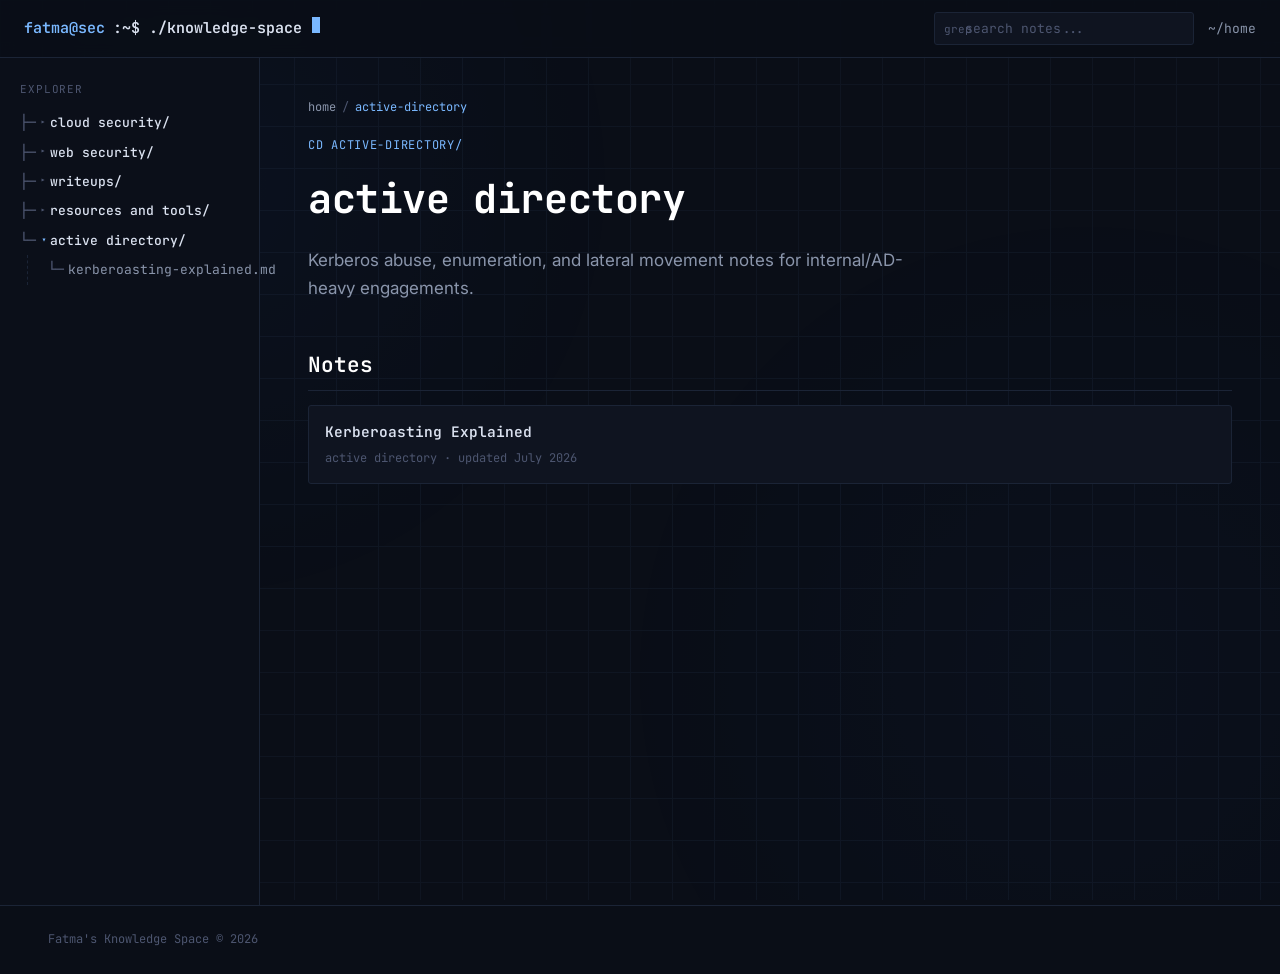
<file: Blog/Explorer/active-directory/index.html>
<!DOCTYPE html>
<html lang="en">
<head>
<meta charset="UTF-8">
<meta name="viewport" content="width=device-width, initial-scale=1.0">
<title>active directory — Fatma's Knowledge Space</title>
<link rel="stylesheet" href="../style.css">
</head>
<body>
<div class="grid-bg"></div>

<header class="topbar">
  <a class="brand" href="../index.html" style="text-decoration:none;"><span class="prompt">fatma@sec</span>:~$ ./knowledge-space<span class="cursor"></span></a>
  <div class="topbar-right">
    <div class="search-wrap">
      <input id="search-input" type="text" placeholder="search notes...">
      <div id="search-results"></div>
    </div>
    <a class="home-link" href="../index.html">~/home</a>
  </div>
</header>

<div class="layout">
  <aside class="sidebar">
    <p class="sidebar-heading">Explorer</p>
    <div id="explorer"></div>
  </aside>

  <main>
    <p class="breadcrumb"><a href="../index.html">home</a><span class="sep">/</span><span class="current">active-directory</span></p>
    <p class="eyebrow">cd active-directory/</p>
    <h1>active directory</h1>
    <p class="lede">Kerberos abuse, enumeration, and lateral movement notes for internal/AD-heavy engagements.</p>

    <h2>Notes</h2>
    <ul class="note-list">
      <li><a href="kerberoasting-explained.html">Kerberoasting Explained</a><span class="note-meta">active directory · updated July 2026</span></li>
    </ul>

  </main>
</div>

<footer>Fatma's Knowledge Space © 2026</footer>

<script src="../site-data.js"></script>
<script>
  renderExplorer("../", "active-directory/index.html");
  renderSearch("../");
</script>
</body>
</html>
</file>
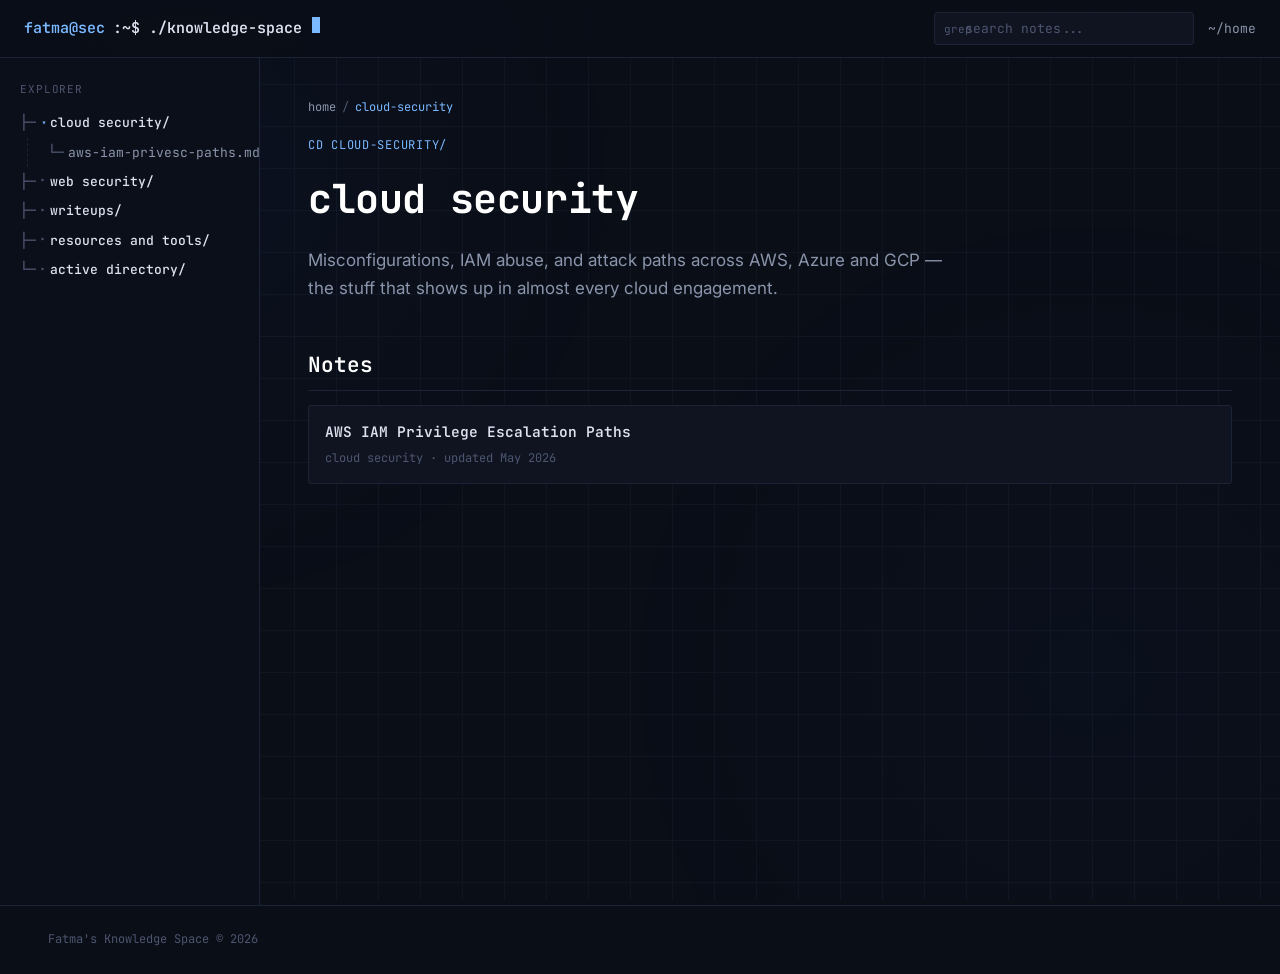
<file: Blog/Explorer/cloud-security/index.html>
<!DOCTYPE html>
<html lang="en">
<head>
<meta charset="UTF-8">
<meta name="viewport" content="width=device-width, initial-scale=1.0">
<title>cloud security — Fatma's Knowledge Space</title>
<link rel="stylesheet" href="../style.css">
</head>
<body>
<div class="grid-bg"></div>

<header class="topbar">
  <a class="brand" href="../index.html" style="text-decoration:none;"><span class="prompt">fatma@sec</span>:~$ ./knowledge-space<span class="cursor"></span></a>
  <div class="topbar-right">
    <div class="search-wrap">
      <input id="search-input" type="text" placeholder="search notes...">
      <div id="search-results"></div>
    </div>
    <a class="home-link" href="../index.html">~/home</a>
  </div>
</header>

<div class="layout">
  <aside class="sidebar">
    <p class="sidebar-heading">Explorer</p>
    <div id="explorer"></div>
  </aside>

  <main>
    <p class="breadcrumb"><a href="../index.html">home</a><span class="sep">/</span><span class="current">cloud-security</span></p>
    <p class="eyebrow">cd cloud-security/</p>
    <h1>cloud security</h1>
    <p class="lede">Misconfigurations, IAM abuse, and attack paths across AWS, Azure and GCP — the stuff that shows up in almost every cloud engagement.</p>

    <h2>Notes</h2>
    <ul class="note-list">
      <li><a href="aws-iam-privilege-escalation.html">AWS IAM Privilege Escalation Paths</a><span class="note-meta">cloud security · updated May 2026</span></li>
    </ul>

  </main>
</div>

<footer>Fatma's Knowledge Space © 2026</footer>

<script src="../site-data.js"></script>
<script>
  renderExplorer("../", "cloud-security/index.html");
  renderSearch("../");
</script>
</body>
</html>
</file>
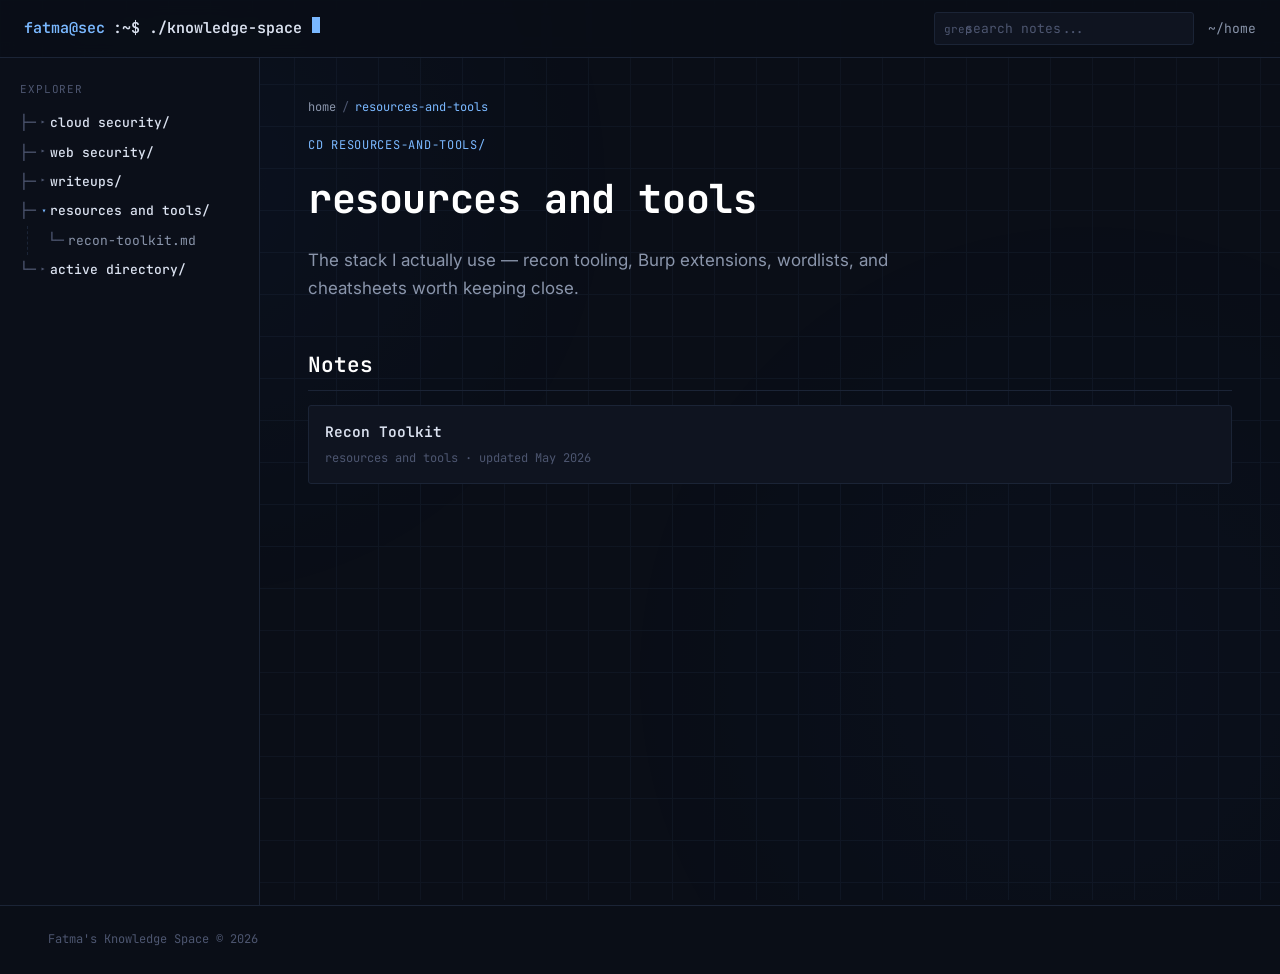
<file: Blog/Explorer/resources-and-tools/index.html>
<!DOCTYPE html>
<html lang="en">
<head>
<meta charset="UTF-8">
<meta name="viewport" content="width=device-width, initial-scale=1.0">
<title>resources and tools — Fatma's Knowledge Space</title>
<link rel="stylesheet" href="../style.css">
</head>
<body>
<div class="grid-bg"></div>

<header class="topbar">
  <a class="brand" href="../index.html" style="text-decoration:none;"><span class="prompt">fatma@sec</span>:~$ ./knowledge-space<span class="cursor"></span></a>
  <div class="topbar-right">
    <div class="search-wrap">
      <input id="search-input" type="text" placeholder="search notes...">
      <div id="search-results"></div>
    </div>
    <a class="home-link" href="../index.html">~/home</a>
  </div>
</header>

<div class="layout">
  <aside class="sidebar">
    <p class="sidebar-heading">Explorer</p>
    <div id="explorer"></div>
  </aside>

  <main>
    <p class="breadcrumb"><a href="../index.html">home</a><span class="sep">/</span><span class="current">resources-and-tools</span></p>
    <p class="eyebrow">cd resources-and-tools/</p>
    <h1>resources and tools</h1>
    <p class="lede">The stack I actually use — recon tooling, Burp extensions, wordlists, and cheatsheets worth keeping close.</p>

    <h2>Notes</h2>
    <ul class="note-list">
      <li><a href="recon-toolkit.html">Recon Toolkit</a><span class="note-meta">resources and tools · updated May 2026</span></li>
    </ul>

  </main>
</div>

<footer>Fatma's Knowledge Space © 2026</footer>

<script src="../site-data.js"></script>
<script>
  renderExplorer("../", "resources-and-tools/index.html");
  renderSearch("../");
</script>
</body>
</html>
</file>
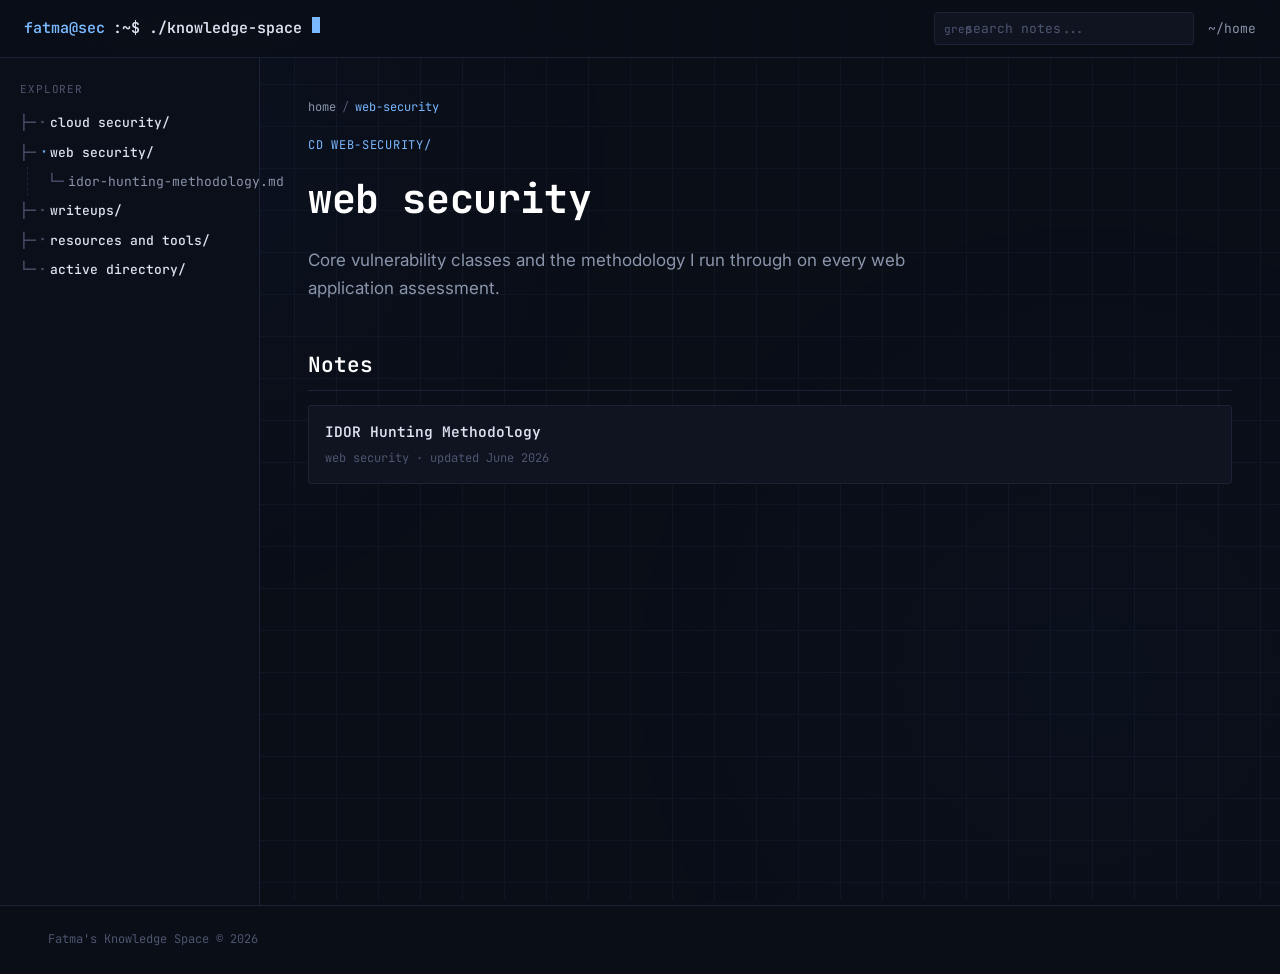
<file: Blog/Explorer/web-security/index.html>
<!DOCTYPE html>
<html lang="en">
<head>
<meta charset="UTF-8">
<meta name="viewport" content="width=device-width, initial-scale=1.0">
<title>web security — Fatma's Knowledge Space</title>
<link rel="stylesheet" href="../style.css">
</head>
<body>
<div class="grid-bg"></div>

<header class="topbar">
  <a class="brand" href="../index.html" style="text-decoration:none;"><span class="prompt">fatma@sec</span>:~$ ./knowledge-space<span class="cursor"></span></a>
  <div class="topbar-right">
    <div class="search-wrap">
      <input id="search-input" type="text" placeholder="search notes...">
      <div id="search-results"></div>
    </div>
    <a class="home-link" href="../index.html">~/home</a>
  </div>
</header>

<div class="layout">
  <aside class="sidebar">
    <p class="sidebar-heading">Explorer</p>
    <div id="explorer"></div>
  </aside>

  <main>
    <p class="breadcrumb"><a href="../index.html">home</a><span class="sep">/</span><span class="current">web-security</span></p>
    <p class="eyebrow">cd web-security/</p>
    <h1>web security</h1>
    <p class="lede">Core vulnerability classes and the methodology I run through on every web application assessment.</p>

    <h2>Notes</h2>
    <ul class="note-list">
      <li><a href="idor-hunting-methodology.html">IDOR Hunting Methodology</a><span class="note-meta">web security · updated June 2026</span></li>
    </ul>

  </main>
</div>

<footer>Fatma's Knowledge Space © 2026</footer>

<script src="../site-data.js"></script>
<script>
  renderExplorer("../", "web-security/index.html");
  renderSearch("../");
</script>
</body>
</html>
</file>
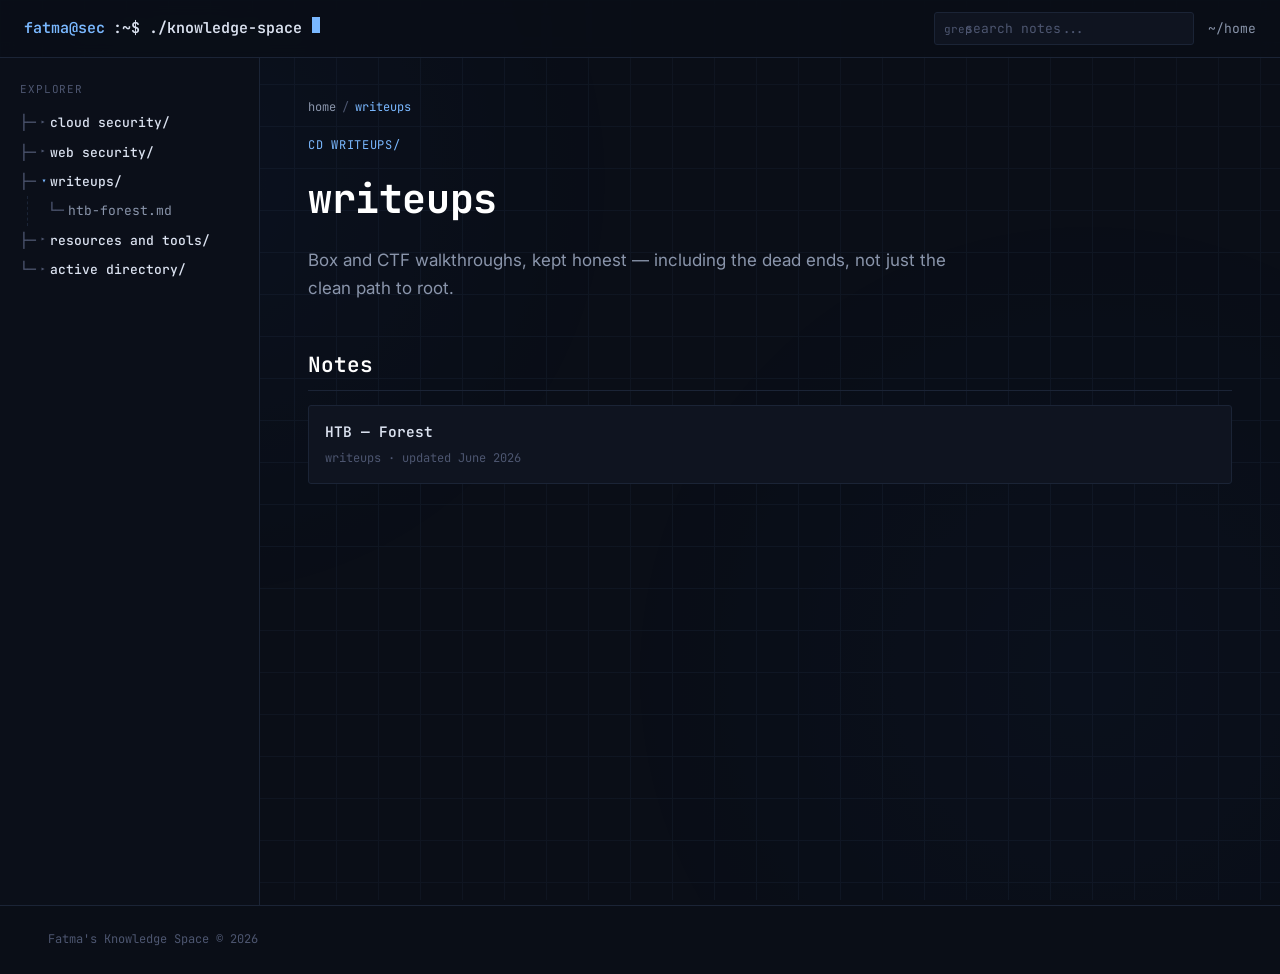
<file: Blog/Explorer/writeups/index.html>
<!DOCTYPE html>
<html lang="en">
<head>
<meta charset="UTF-8">
<meta name="viewport" content="width=device-width, initial-scale=1.0">
<title>writeups — Fatma's Knowledge Space</title>
<link rel="stylesheet" href="../style.css">
</head>
<body>
<div class="grid-bg"></div>

<header class="topbar">
  <a class="brand" href="../index.html" style="text-decoration:none;"><span class="prompt">fatma@sec</span>:~$ ./knowledge-space<span class="cursor"></span></a>
  <div class="topbar-right">
    <div class="search-wrap">
      <input id="search-input" type="text" placeholder="search notes...">
      <div id="search-results"></div>
    </div>
    <a class="home-link" href="../index.html">~/home</a>
  </div>
</header>

<div class="layout">
  <aside class="sidebar">
    <p class="sidebar-heading">Explorer</p>
    <div id="explorer"></div>
  </aside>

  <main>
    <p class="breadcrumb"><a href="../index.html">home</a><span class="sep">/</span><span class="current">writeups</span></p>
    <p class="eyebrow">cd writeups/</p>
    <h1>writeups</h1>
    <p class="lede">Box and CTF walkthroughs, kept honest — including the dead ends, not just the clean path to root.</p>

    <h2>Notes</h2>
    <ul class="note-list">
      <li><a href="htb-forest.html">HTB — Forest</a><span class="note-meta">writeups · updated June 2026</span></li>
    </ul>

  </main>
</div>

<footer>Fatma's Knowledge Space © 2026</footer>

<script src="../site-data.js"></script>
<script>
  renderExplorer("../", "writeups/index.html");
  renderSearch("../");
</script>
</body>
</html>
</file>
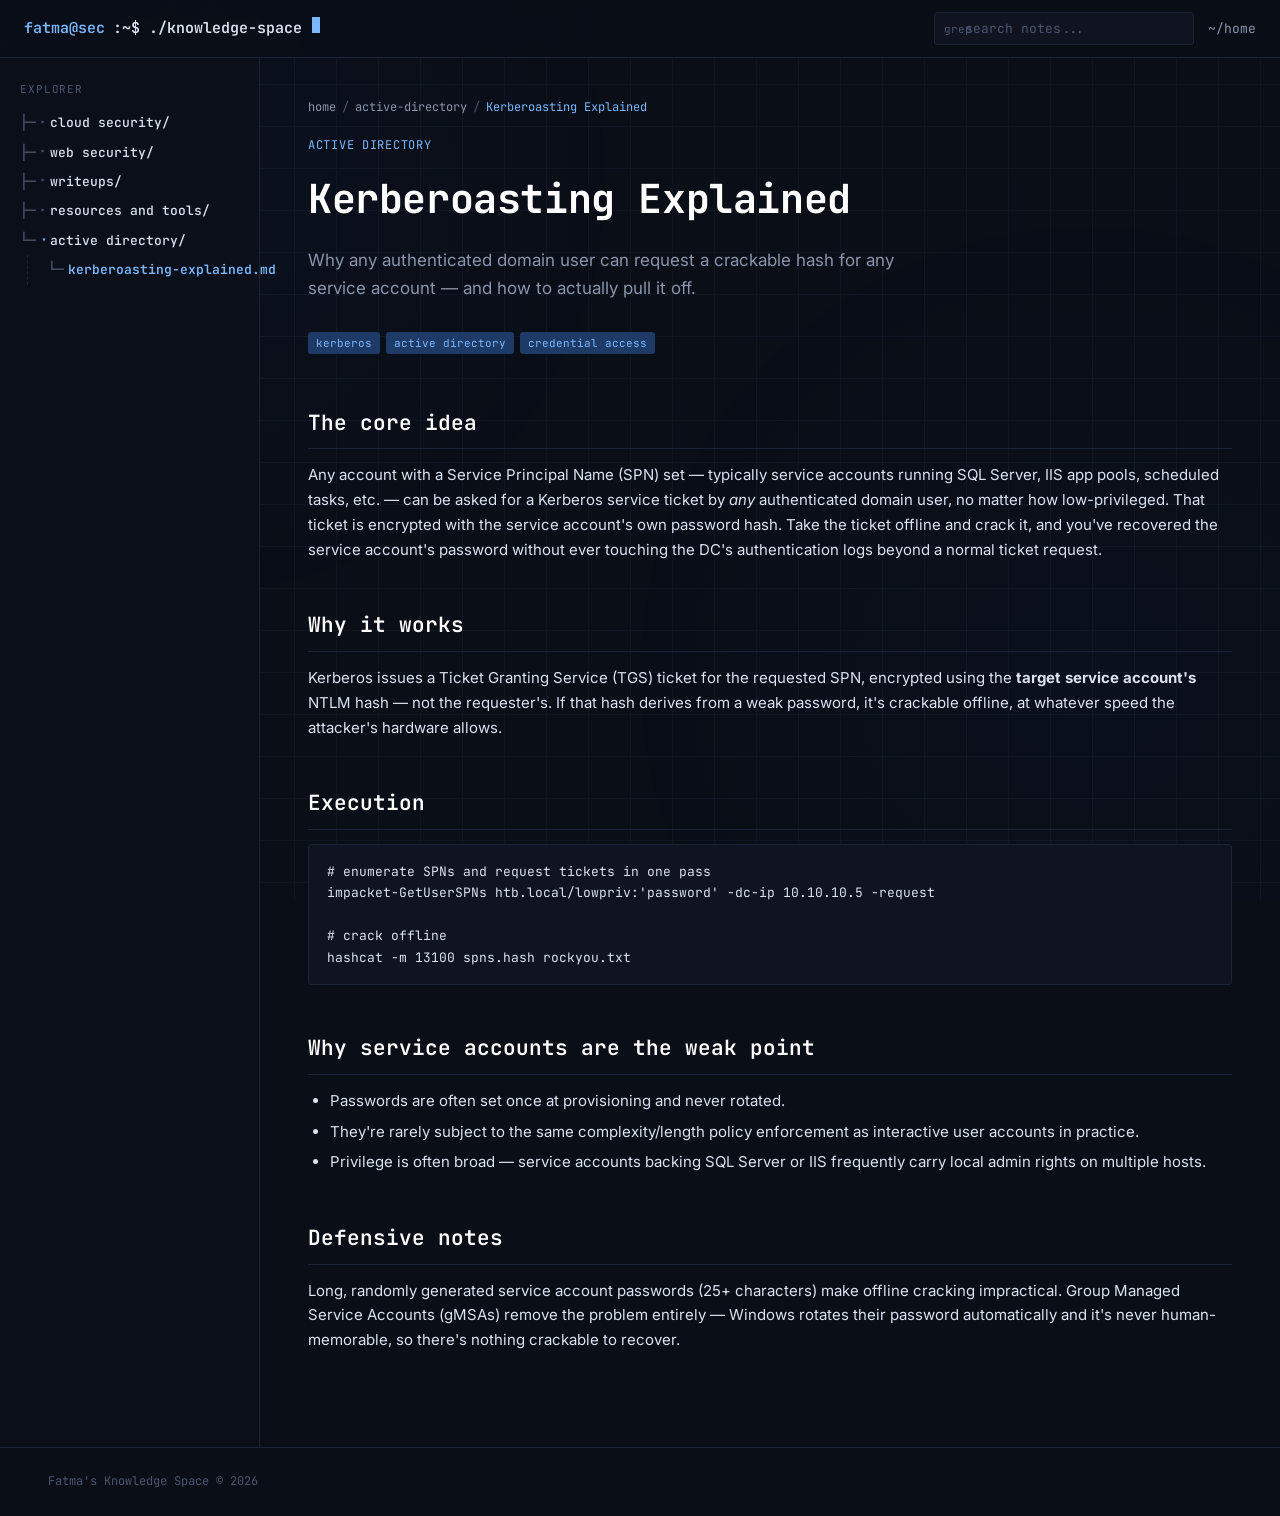
<file: Blog/Explorer/active-directory/kerberoasting-explained.html>
<!DOCTYPE html>
<html lang="en">
<head>
<meta charset="UTF-8">
<meta name="viewport" content="width=device-width, initial-scale=1.0">
<title>Kerberoasting Explained — Fatma's Knowledge Space</title>
<link rel="stylesheet" href="../style.css">
</head>
<body>
<div class="grid-bg"></div>

<header class="topbar">
  <a class="brand" href="../index.html" style="text-decoration:none;"><span class="prompt">fatma@sec</span>:~$ ./knowledge-space<span class="cursor"></span></a>
  <div class="topbar-right">
    <div class="search-wrap">
      <input id="search-input" type="text" placeholder="search notes...">
      <div id="search-results"></div>
    </div>
    <a class="home-link" href="../index.html">~/home</a>
  </div>
</header>

<div class="layout">
  <aside class="sidebar">
    <p class="sidebar-heading">Explorer</p>
    <div id="explorer"></div>
  </aside>

  <main>
    <p class="breadcrumb"><a href="../index.html">home</a><span class="sep">/</span><a href="index.html">active-directory</a><span class="sep">/</span><span class="current">Kerberoasting Explained</span></p>
    <p class="eyebrow">active directory</p>
    <h1>Kerberoasting Explained</h1>
    <p class="lede">Why any authenticated domain user can request a crackable hash for any
    service account — and how to actually pull it off.</p>

    <span class="tag">kerberos</span><span class="tag">active directory</span><span class="tag">credential access</span>

    <h2>The core idea</h2>
    <p>Any account with a Service Principal Name (SPN) set — typically service accounts
    running SQL Server, IIS app pools, scheduled tasks, etc. — can be asked for a Kerberos
    service ticket by <em>any</em> authenticated domain user, no matter how low-privileged.
    That ticket is encrypted with the service account's own password hash. Take the ticket
    offline and crack it, and you've recovered the service account's password without ever
    touching the DC's authentication logs beyond a normal ticket request.</p>

    <h2>Why it works</h2>
    <p>Kerberos issues a Ticket Granting Service (TGS) ticket for the requested SPN,
    encrypted using the <strong>target service account's</strong> NTLM hash — not the
    requester's. If that hash derives from a weak password, it's crackable offline, at
    whatever speed the attacker's hardware allows.</p>

    <h2>Execution</h2>
    <pre><code># enumerate SPNs and request tickets in one pass
impacket-GetUserSPNs htb.local/lowpriv:'password' -dc-ip 10.10.10.5 -request

# crack offline
hashcat -m 13100 spns.hash rockyou.txt</code></pre>

    <h2>Why service accounts are the weak point</h2>
    <ul>
      <li>Passwords are often set once at provisioning and never rotated.</li>
      <li>They're rarely subject to the same complexity/length policy enforcement as
      interactive user accounts in practice.</li>
      <li>Privilege is often broad — service accounts backing SQL Server or IIS frequently
      carry local admin rights on multiple hosts.</li>
    </ul>

    <h2>Defensive notes</h2>
    <p>Long, randomly generated service account passwords (25+ characters) make offline
    cracking impractical. Group Managed Service Accounts (gMSAs) remove the problem
    entirely — Windows rotates their password automatically and it's never
    human-memorable, so there's nothing crackable to recover.</p>

  </main>
</div>

<footer>Fatma's Knowledge Space © 2026</footer>

<script src="../site-data.js"></script>
<script>
  renderExplorer("../", "active-directory/kerberoasting-explained.html");
  renderSearch("../");
</script>
</body>
</html>
</file>
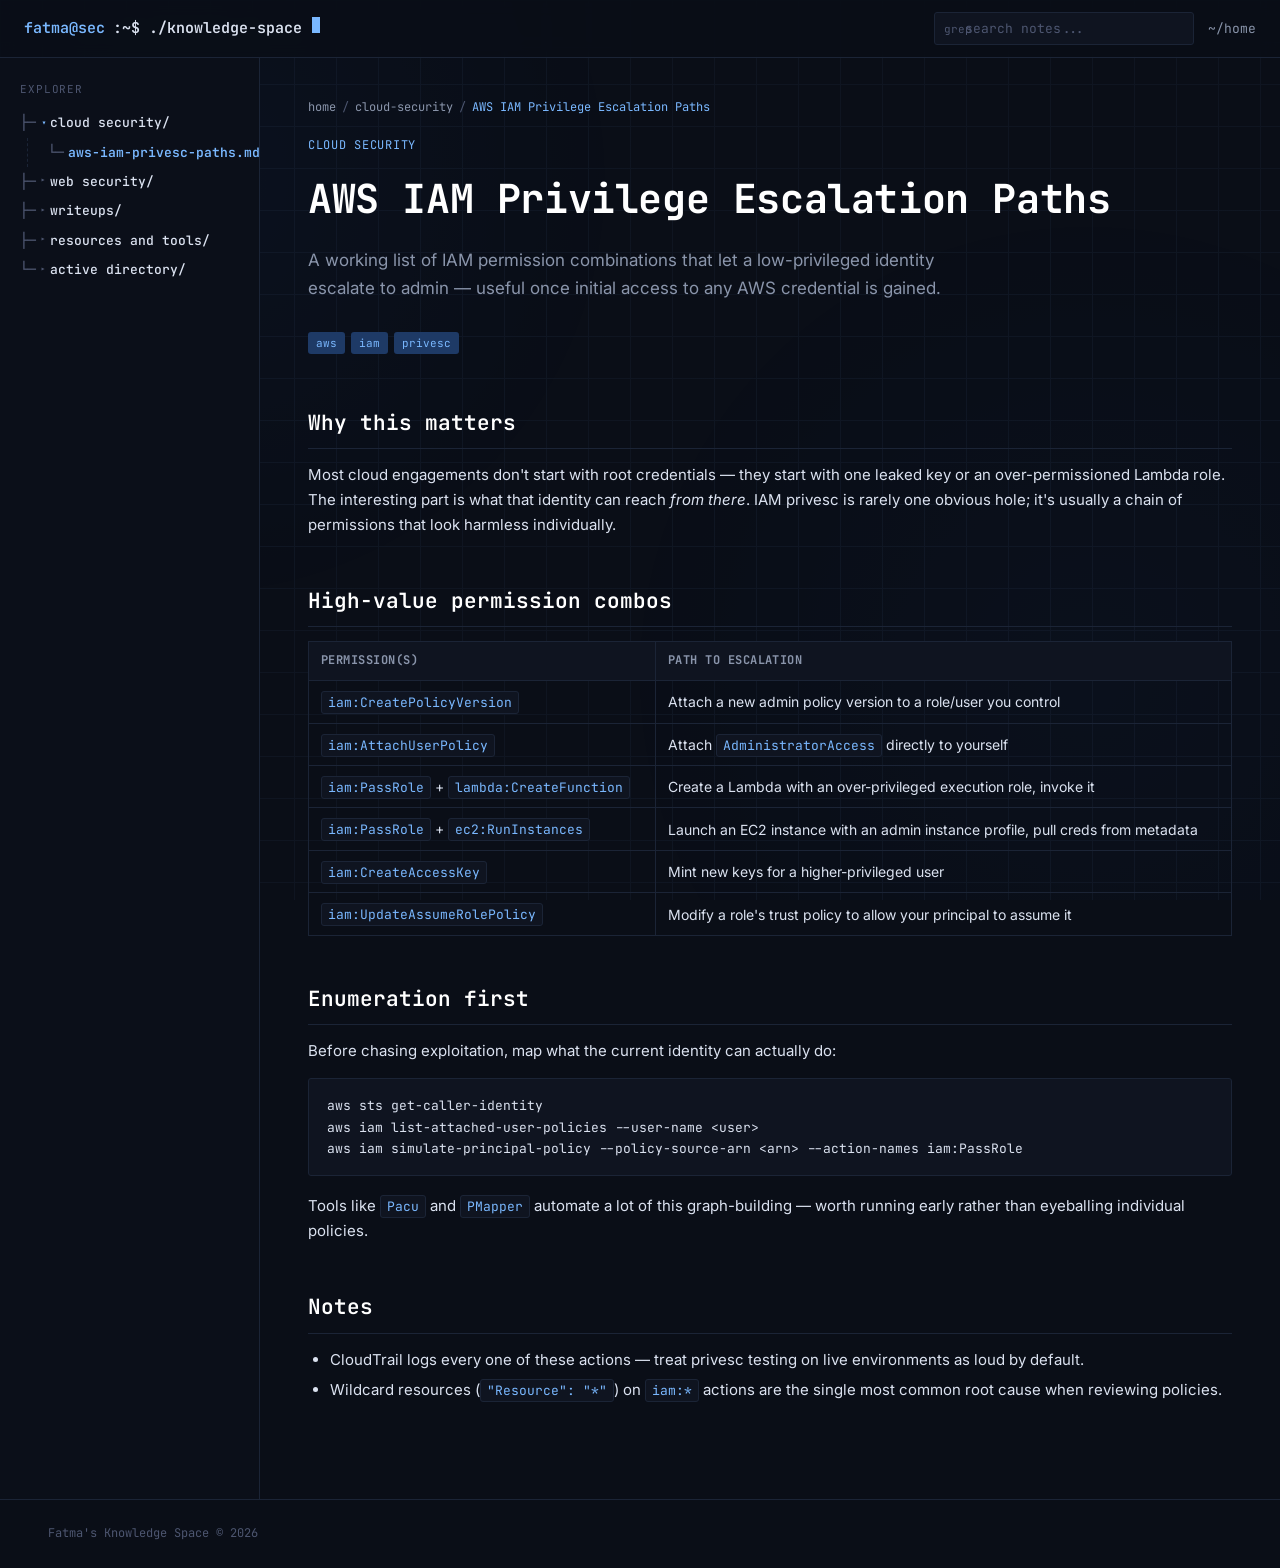
<file: Blog/Explorer/cloud-security/aws-iam-privilege-escalation.html>
<!DOCTYPE html>
<html lang="en">
<head>
<meta charset="UTF-8">
<meta name="viewport" content="width=device-width, initial-scale=1.0">
<title>AWS IAM Privilege Escalation Paths — Fatma's Knowledge Space</title>
<link rel="stylesheet" href="../style.css">
</head>
<body>
<div class="grid-bg"></div>

<header class="topbar">
  <a class="brand" href="../index.html" style="text-decoration:none;"><span class="prompt">fatma@sec</span>:~$ ./knowledge-space<span class="cursor"></span></a>
  <div class="topbar-right">
    <div class="search-wrap">
      <input id="search-input" type="text" placeholder="search notes...">
      <div id="search-results"></div>
    </div>
    <a class="home-link" href="../index.html">~/home</a>
  </div>
</header>

<div class="layout">
  <aside class="sidebar">
    <p class="sidebar-heading">Explorer</p>
    <div id="explorer"></div>
  </aside>

  <main>
    <p class="breadcrumb"><a href="../index.html">home</a><span class="sep">/</span><a href="index.html">cloud-security</a><span class="sep">/</span><span class="current">AWS IAM Privilege Escalation Paths</span></p>
    <p class="eyebrow">cloud security</p>
    <h1>AWS IAM Privilege Escalation Paths</h1>
    <p class="lede">A working list of IAM permission combinations that let a low-privileged
    identity escalate to admin — useful once initial access to any AWS credential is gained.</p>

    <span class="tag">aws</span><span class="tag">iam</span><span class="tag">privesc</span>

    <h2>Why this matters</h2>
    <p>Most cloud engagements don't start with root credentials — they start with one leaked
    key or an over-permissioned Lambda role. The interesting part is what that identity can
    reach <em>from there</em>. IAM privesc is rarely one obvious hole; it's usually a chain of
    permissions that look harmless individually.</p>

    <h2>High-value permission combos</h2>
    <table>
      <tr><th>Permission(s)</th><th>Path to escalation</th></tr>
      <tr><td><code>iam:CreatePolicyVersion</code></td><td>Attach a new admin policy version to a role/user you control</td></tr>
      <tr><td><code>iam:AttachUserPolicy</code></td><td>Attach <code>AdministratorAccess</code> directly to yourself</td></tr>
      <tr><td><code>iam:PassRole</code> + <code>lambda:CreateFunction</code></td><td>Create a Lambda with an over-privileged execution role, invoke it</td></tr>
      <tr><td><code>iam:PassRole</code> + <code>ec2:RunInstances</code></td><td>Launch an EC2 instance with an admin instance profile, pull creds from metadata</td></tr>
      <tr><td><code>iam:CreateAccessKey</code></td><td>Mint new keys for a higher-privileged user</td></tr>
      <tr><td><code>iam:UpdateAssumeRolePolicy</code></td><td>Modify a role's trust policy to allow your principal to assume it</td></tr>
    </table>

    <h2>Enumeration first</h2>
    <p>Before chasing exploitation, map what the current identity can actually do:</p>
    <pre><code>aws sts get-caller-identity
aws iam list-attached-user-policies --user-name &lt;user&gt;
aws iam simulate-principal-policy --policy-source-arn &lt;arn&gt; --action-names iam:PassRole</code></pre>
    <p>Tools like <code>Pacu</code> and <code>PMapper</code> automate a lot of this graph-building —
    worth running early rather than eyeballing individual policies.</p>

    <h2>Notes</h2>
    <ul>
      <li>CloudTrail logs every one of these actions — treat privesc testing on live
      environments as loud by default.</li>
      <li>Wildcard resources (<code>"Resource": "*"</code>) on <code>iam:*</code> actions are the
      single most common root cause when reviewing policies.</li>
    </ul>

  </main>
</div>

<footer>Fatma's Knowledge Space © 2026</footer>

<script src="../site-data.js"></script>
<script>
  renderExplorer("../", "cloud-security/aws-iam-privilege-escalation.html");
  renderSearch("../");
</script>
</body>
</html>
</file>
<file: Blog/Explorer/style.css>
/* ==========================================================================
   FATMA'S KNOWLEDGE SPACE
   Palette:  --bg #0a0e17  --bg-elevated #0f1420  --bg-sidebar #0b0f19
             --border #1b2436  --blue #3b82f6  --blue-bright #7ab8ff
             --text #dbe2f0  --text-dim #8a95ab  --text-faint #4d5670
   Type:     JetBrains Mono (display/logo/tree/code) + Inter (body)
   ========================================================================== */

@import url('https://fonts.googleapis.com/css2?family=JetBrains+Mono:ital,wght@0,400;0,500;0,600;0,700;1,400&family=Inter:wght@400;500;600;700&display=swap');

:root {
  --bg: #0a0e17;
  --bg-elevated: #0f1420;
  --bg-sidebar: #0b0f19;
  --border: #1b2436;
  --border-hover: #2a3a56;
  --blue: #3b82f6;
  --blue-bright: #7ab8ff;
  --blue-dim: #1e3a66;
  --text: #dbe2f0;
  --text-dim: #8a95ab;
  --text-faint: #4d5670;
  --radius: 3px;
  --mono: 'JetBrains Mono', ui-monospace, Menlo, Consolas, monospace;
  --sans: 'Inter', system-ui, -apple-system, sans-serif;
}

* { box-sizing: border-box; }

html { scroll-behavior: smooth; }

body {
  margin: 0;
  background: var(--bg);
  color: var(--text);
  font-family: var(--sans);
  font-size: 15px;
  line-height: 1.65;
  -webkit-font-smoothing: antialiased;
}

a { color: var(--blue-bright); text-decoration: none; }
a:hover { text-decoration: underline; }

::selection { background: var(--blue-dim); color: var(--blue-bright); }

/* Focus visibility */
a:focus-visible, button:focus-visible, input:focus-visible {
  outline: 2px solid var(--blue);
  outline-offset: 2px;
}

/* ---------- background: faint network-node grid ---------- */
.grid-bg {
  position: fixed;
  inset: 0;
  z-index: -1;
  background-image:
    radial-gradient(circle at 15% 20%, rgba(59,130,246,0.10) 0, transparent 35%),
    radial-gradient(circle at 85% 75%, rgba(59,130,246,0.08) 0, transparent 40%),
    linear-gradient(var(--border) 1px, transparent 1px),
    linear-gradient(90deg, var(--border) 1px, transparent 1px);
  background-size: auto, auto, 42px 42px, 42px 42px;
  opacity: 0.35;
}

/* ---------- top bar ---------- */
.topbar {
  position: sticky;
  top: 0;
  z-index: 30;
  display: flex;
  align-items: center;
  justify-content: space-between;
  gap: 16px;
  padding: 12px 24px;
  background: rgba(10, 14, 23, 0.88);
  backdrop-filter: blur(8px);
  border-bottom: 1px solid var(--border);
}

.brand {
  display: flex;
  align-items: baseline;
  gap: 8px;
  font-family: var(--mono);
  font-weight: 600;
  font-size: 15px;
  color: var(--text);
  white-space: nowrap;
}
.brand .prompt { color: var(--blue-bright); }
.brand .cursor {
  display: inline-block;
  width: 8px; height: 16px;
  background: var(--blue-bright);
  margin-left: 2px;
  animation: blink 1.1s steps(1) infinite;
  vertical-align: -3px;
}
@keyframes blink { 50% { opacity: 0; } }

.topbar-right { display: flex; align-items: center; gap: 14px; }

.search-wrap { position: relative; width: 260px; }
#search-input {
  width: 100%;
  background: var(--bg-elevated);
  border: 1px solid var(--border);
  color: var(--text);
  font-family: var(--mono);
  font-size: 13px;
  padding: 7px 10px 7px 30px;
  border-radius: var(--radius);
}
#search-input::placeholder { color: var(--text-faint); }
#search-input:focus { border-color: var(--blue); }
.search-wrap::before {
  content: "grep";
  position: absolute;
  left: 10px; top: 50%; transform: translateY(-50%);
  color: var(--text-faint);
  font-family: var(--mono);
  font-size: 11px;
  pointer-events: none;
}
#search-results {
  display: none;
  position: absolute;
  top: calc(100% + 6px);
  left: 0; right: 0;
  background: var(--bg-elevated);
  border: 1px solid var(--border);
  border-radius: var(--radius);
  max-height: 320px;
  overflow-y: auto;
  box-shadow: 0 12px 32px rgba(0,0,0,0.5);
}
#search-results.open { display: block; }
.search-result {
  display: flex;
  justify-content: space-between;
  gap: 10px;
  padding: 9px 12px;
  border-bottom: 1px solid var(--border);
  font-size: 13px;
  color: var(--text);
}
.search-result:last-child { border-bottom: none; }
.search-result:hover { background: var(--blue-dim); text-decoration: none; }
.sr-title { font-family: var(--mono); }
.sr-cat { color: var(--text-faint); font-size: 11px; align-self: center; }
.search-empty { padding: 10px 12px; color: var(--text-faint); font-size: 13px; font-family: var(--mono); }

.home-link {
  font-family: var(--mono);
  font-size: 13px;
  color: var(--text-dim);
}

/* ---------- layout ---------- */
.layout {
  display: grid;
  grid-template-columns: 260px minmax(0, 1fr);
  max-width: 1280px;
  margin: 0 auto;
  min-height: calc(100vh - 53px);
}

@media (max-width: 900px) {
  .layout { grid-template-columns: 1fr; }
  .sidebar { display: none; }
  .sidebar.mobile-open { display: block; }
}

/* ---------- sidebar / explorer ---------- */
.sidebar {
  border-right: 1px solid var(--border);
  padding: 22px 14px 40px;
  background: var(--bg-sidebar);
}
.sidebar-heading {
  font-family: var(--mono);
  font-size: 11px;
  letter-spacing: 0.08em;
  text-transform: uppercase;
  color: var(--text-faint);
  margin: 0 0 10px 6px;
}

#explorer { font-family: var(--mono); font-size: 13px; }

.tree-row {
  display: flex;
  align-items: center;
  gap: 4px;
  padding: 4px 6px;
  border-radius: var(--radius);
  cursor: pointer;
  white-space: nowrap;
}
.tree-row:hover { background: rgba(59,130,246,0.08); }
.branch { color: var(--text-faint); }
.branch.nested { margin-left: 14px; }
.caret {
  color: var(--text-faint);
  font-size: 10px;
  transition: transform 0.15s ease;
}
.tree-folder.open > .tree-folder-row .caret { transform: rotate(90deg); color: var(--blue-bright); }

.tree-link { color: var(--text-dim); }
.tree-link:hover { color: var(--blue-bright); text-decoration: none; }
.folder-link { color: var(--text); font-weight: 500; }
.tree-link.active { color: var(--blue-bright); font-weight: 600; }

.tree-children {
  display: none;
  border-left: 1px dashed var(--border);
  margin-left: 13px;
}
.tree-folder.open .tree-children { display: block; }

/* ---------- main content ---------- */
main {
  padding: 40px 48px 80px;
  min-width: 0;
}
@media (max-width: 700px) {
  main { padding: 28px 20px 60px; }
}

.eyebrow {
  font-family: var(--mono);
  font-size: 12px;
  color: var(--blue-bright);
  letter-spacing: 0.06em;
  text-transform: uppercase;
  margin-bottom: 10px;
}

h1 {
  font-family: var(--mono);
  font-size: clamp(28px, 4vw, 40px);
  font-weight: 700;
  margin: 0 0 14px;
  color: #fff;
  letter-spacing: -0.01em;
}
h2 {
  font-family: var(--mono);
  font-size: 21px;
  font-weight: 600;
  color: #fff;
  margin: 46px 0 14px;
  padding-bottom: 8px;
  border-bottom: 1px solid var(--border);
}
h3 {
  font-family: var(--mono);
  font-size: 16px;
  font-weight: 600;
  color: var(--blue-bright);
  margin: 24px 0 10px;
}
p { color: var(--text); margin: 0 0 14px; }
.lede {
  font-size: 17px;
  color: var(--text-dim);
  max-width: 640px;
  margin-bottom: 28px;
}

code, pre {
  font-family: var(--mono);
  font-size: 13px;
}
code {
  background: var(--bg-elevated);
  border: 1px solid var(--border);
  border-radius: var(--radius);
  padding: 2px 6px;
  color: var(--blue-bright);
}
pre {
  background: var(--bg-elevated);
  border: 1px solid var(--border);
  border-radius: var(--radius);
  padding: 16px 18px;
  overflow-x: auto;
  margin: 0 0 18px;
}
pre code { border: none; background: none; padding: 0; color: var(--text); }

ul, ol { color: var(--text); padding-left: 22px; margin: 0 0 16px; }
li { margin-bottom: 6px; }
blockquote {
  margin: 0 0 18px;
  padding: 12px 18px;
  border-left: 3px solid var(--blue);
  background: var(--bg-elevated);
  color: var(--text-dim);
  border-radius: 0 var(--radius) var(--radius) 0;
}

hr { border: none; border-top: 1px solid var(--border); margin: 36px 0; }

table {
  width: 100%;
  border-collapse: collapse;
  margin: 0 0 22px;
  font-size: 14px;
}
th, td {
  border: 1px solid var(--border);
  padding: 9px 12px;
  text-align: left;
}
th {
  background: var(--bg-elevated);
  font-family: var(--mono);
  font-size: 12px;
  color: var(--text-dim);
  text-transform: uppercase;
  letter-spacing: 0.04em;
}

/* ---------- category grid on homepage ---------- */
.cat-grid {
  display: grid;
  grid-template-columns: repeat(auto-fit, minmax(230px, 1fr));
  gap: 14px;
  margin: 28px 0 40px;
}
.cat-card {
  display: block;
  border: 1px solid var(--border);
  border-radius: var(--radius);
  padding: 18px 18px 16px;
  background: var(--bg-elevated);
  transition: border-color 0.15s ease, transform 0.15s ease;
}
.cat-card:hover {
  border-color: var(--blue);
  transform: translateY(-2px);
  text-decoration: none;
}
.cat-card .cat-icon {
  font-family: var(--mono);
  color: var(--blue-bright);
  font-size: 12px;
  margin-bottom: 10px;
  display: block;
}
.cat-card h4 {
  font-family: var(--mono);
  color: #fff;
  font-size: 15px;
  margin: 0 0 6px;
  text-transform: lowercase;
}
.cat-card p {
  color: var(--text-faint);
  font-size: 13px;
  margin: 0;
}

/* ---------- note list (category index pages) ---------- */
.note-list { list-style: none; padding: 0; margin: 0; }
.note-list li {
  border: 1px solid var(--border);
  border-radius: var(--radius);
  margin-bottom: 10px;
  padding: 14px 16px;
  background: var(--bg-elevated);
}
.note-list li:hover { border-color: var(--border-hover); }
.note-list a {
  font-family: var(--mono);
  font-weight: 600;
  color: var(--text);
  font-size: 14.5px;
}
.note-list a:hover { color: var(--blue-bright); text-decoration: none; }
.note-meta {
  display: block;
  margin-top: 4px;
  font-size: 12px;
  color: var(--text-faint);
  font-family: var(--mono);
}

/* ---------- tags ---------- */
.tag {
  display: inline-block;
  font-family: var(--mono);
  font-size: 11px;
  color: var(--blue-bright);
  background: var(--blue-dim);
  border-radius: var(--radius);
  padding: 2px 8px;
  margin: 0 6px 6px 0;
}

/* ---------- footer ---------- */
footer {
  border-top: 1px solid var(--border);
  padding: 24px 48px;
  font-family: var(--mono);
  font-size: 12px;
  color: var(--text-faint);
  max-width: 1280px;
  margin: 0 auto;
}
footer a { color: var(--text-dim); }

/* ---------- breadcrumb ---------- */
.breadcrumb {
  font-family: var(--mono);
  font-size: 12px;
  color: var(--text-faint);
  margin-bottom: 18px;
}
.breadcrumb a { color: var(--text-dim); }
.breadcrumb .sep { margin: 0 6px; }
.breadcrumb .current { color: var(--blue-bright); }

/* reduced motion */
@media (prefers-reduced-motion: reduce) {
  .brand .cursor { animation: none; opacity: 1; }
  html { scroll-behavior: auto; }
}
</file>
